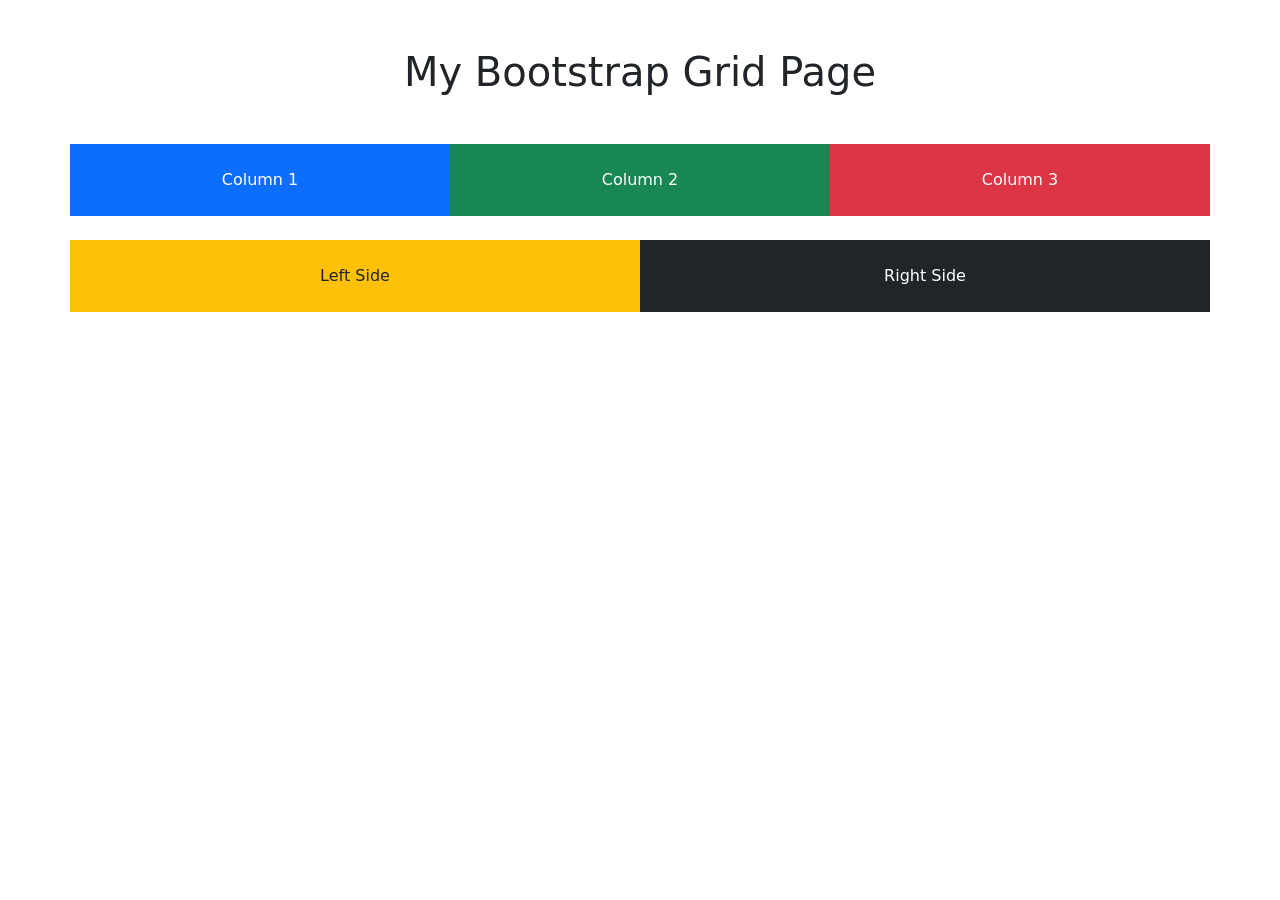
<file: bootstrap-assignment.html>
<!DOCTYPE html>
<html lang="en">
<head>
  <meta charset="UTF-8">
  <meta name="viewport" content="width=device-width, initial-scale=1.0">

  <title>Bootstrap Assignment</title>

  <!-- Bootstrap CSS -->
  <link
    href="https://cdn.jsdelivr.net/npm/bootstrap@5.3.3/dist/css/bootstrap.min.css"
    rel="stylesheet"
  >
</head>

<body>

  <div class="container mt-5">

    <h1 class="text-center mb-5">
      My Bootstrap Grid Page
    </h1>

    <!-- First Row -->
    <div class="row text-center">

      <div class="col-md-4 bg-primary text-white p-4">
        Column 1
      </div>

      <div class="col-md-4 bg-success text-white p-4">
        Column 2
      </div>

      <div class="col-md-4 bg-danger text-white p-4">
        Column 3
      </div>

    </div>

    <!-- Second Row -->
    <div class="row text-center mt-4">

      <div class="col-md-6 bg-warning p-4">
        Left Side
      </div>

      <div class="col-md-6 bg-dark text-white p-4">
        Right Side
      </div>

    </div>

  </div>

  <!-- Bootstrap JS -->
  <script src="https://cdn.jsdelivr.net/npm/bootstrap@5.3.3/dist/js/bootstrap.bundle.min.js"></script>

</body>
</html>
</file>
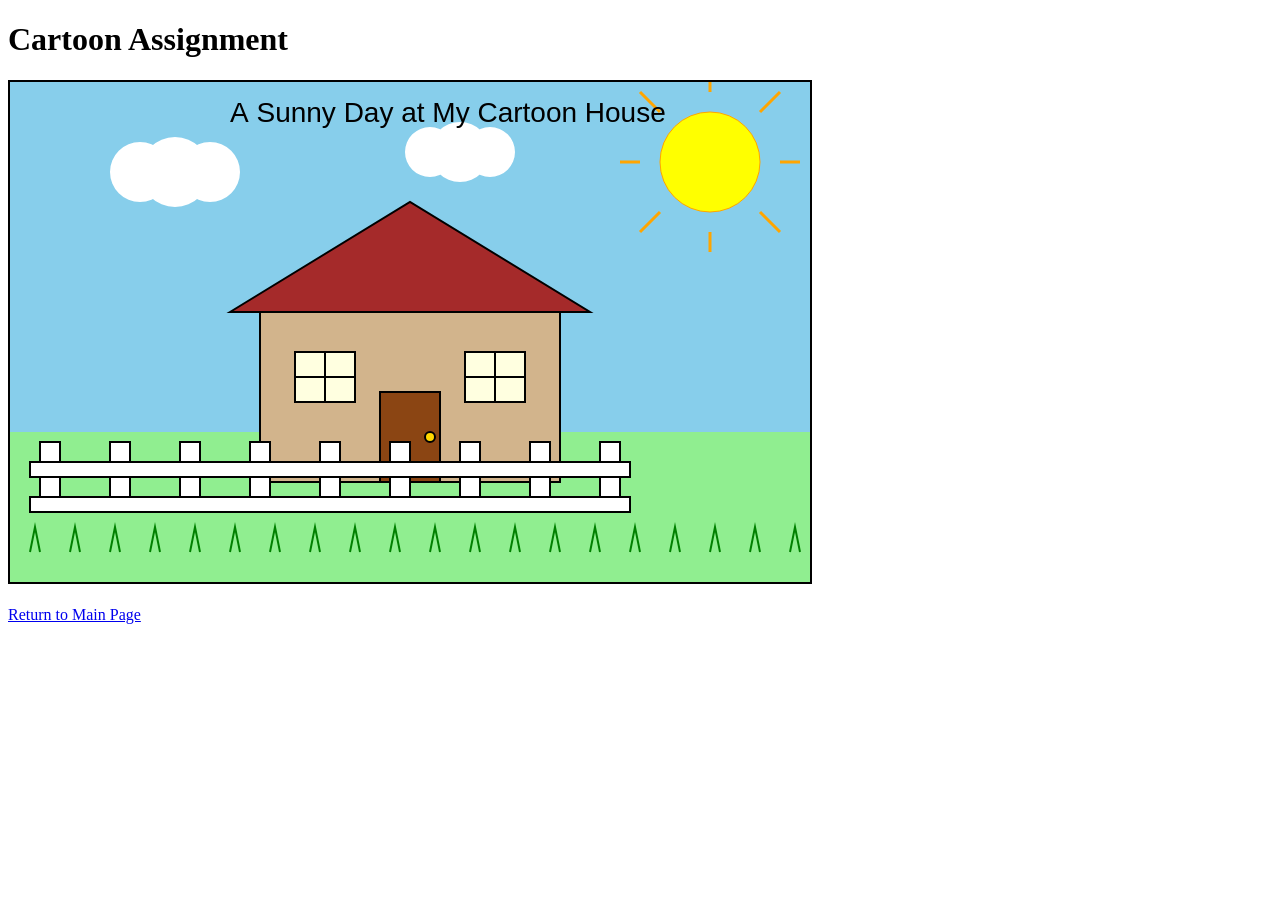
<file: cartoon-assignment.html>
<!DOCTYPE html>
<html lang="en">
<head>
    <meta charset="UTF-8">
    <meta name="viewport" content="width=device-width, initial-scale=1.0">
    <title>Cartoon Assignment</title>
</head>
<body>

    <h1>Cartoon Assignment</h1>

    <canvas id="myCanvas" width="800" height="500" style="border: 2px solid black;">
        Your browser does not support the HTML5 canvas.
    </canvas>

    <br><br>

    <a href="index.html">Return to Main Page</a>

    <script src="cartoon.js"></script>

</body>
</html>
</file>
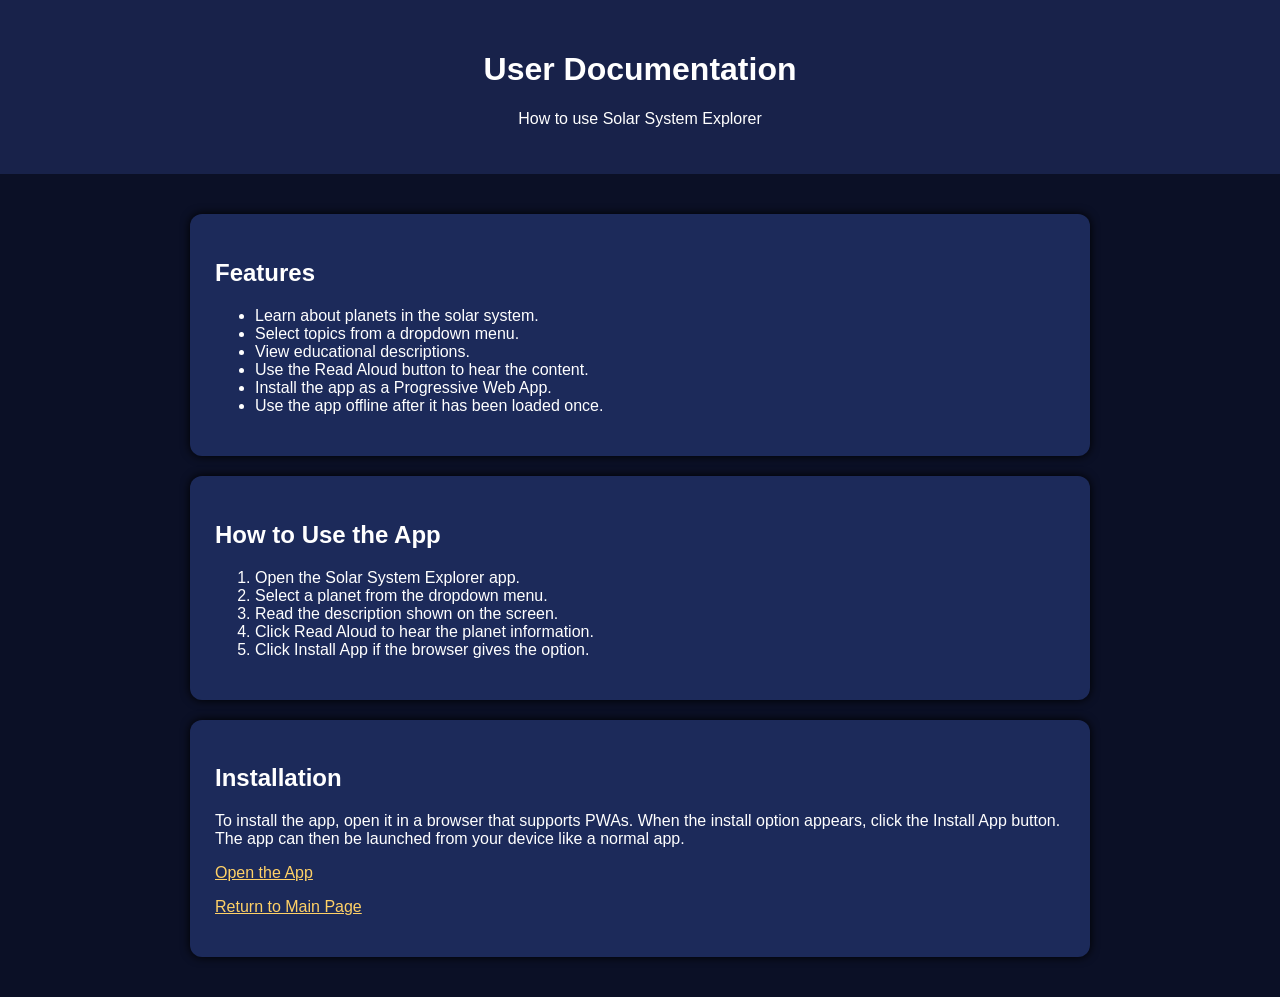
<file: documentation.html>
<!DOCTYPE html>
<html lang="en">
<head>
    <meta charset="UTF-8">
    <meta name="viewport" content="width=device-width, initial-scale=1.0">
    <title>User Documentation</title>
    <link rel="stylesheet" href="solar-style.css">
</head>
<body>

    <header>
        <h1>User Documentation</h1>
        <p>How to use Solar System Explorer</p>
    </header>

    <main>
        <section class="card">
            <h2>Features</h2>
            <ul>
                <li>Learn about planets in the solar system.</li>
                <li>Select topics from a dropdown menu.</li>
                <li>View educational descriptions.</li>
                <li>Use the Read Aloud button to hear the content.</li>
                <li>Install the app as a Progressive Web App.</li>
                <li>Use the app offline after it has been loaded once.</li>
            </ul>
        </section>

        <section class="card">
            <h2>How to Use the App</h2>
            <ol>
                <li>Open the Solar System Explorer app.</li>
                <li>Select a planet from the dropdown menu.</li>
                <li>Read the description shown on the screen.</li>
                <li>Click Read Aloud to hear the planet information.</li>
                <li>Click Install App if the browser gives the option.</li>
            </ol>
        </section>

        <section class="card">
            <h2>Installation</h2>
            <p>
                To install the app, open it in a browser that supports PWAs.
                When the install option appears, click the Install App button.
                The app can then be launched from your device like a normal app.
            </p>

            <p><a href="solar-system.html">Open the App</a></p>
            <p><a href="index.html">Return to Main Page</a></p>
        </section>
    </main>

</body>
</html>
</file>
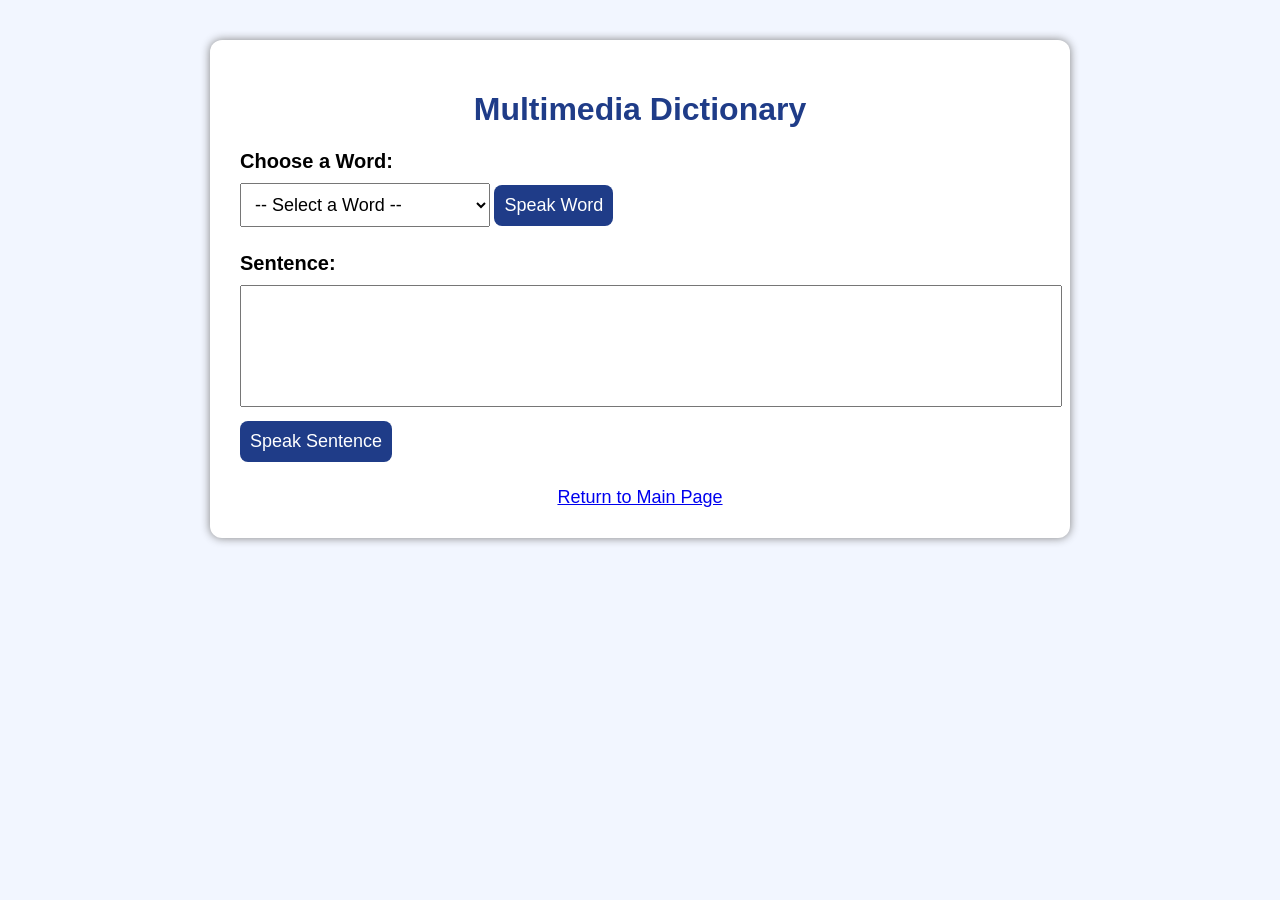
<file: multimedia-dictionary.html>
<!DOCTYPE html>
<html lang="en">
<head>
    <meta charset="UTF-8">
    <meta name="viewport" content="width=device-width, initial-scale=1.0">
    <title>Multimedia Dictionary</title>

    <style>
        body {
            font-family: Arial, sans-serif;
            background-color: #f2f6ff;
            margin: 40px;
        }

        h1 {
            text-align: center;
            color: #1f3c88;
        }

        .container {
            max-width: 800px;
            margin: auto;
            background-color: white;
            padding: 30px;
            border-radius: 12px;
            box-shadow: 0px 0px 10px gray;
        }

        .section {
            margin-bottom: 25px;
        }

        label {
            font-weight: bold;
            font-size: 20px;
        }

        select, textarea, button {
            font-size: 18px;
            padding: 10px;
            margin-top: 10px;
        }

        select {
            width: 250px;
        }

        textarea {
            width: 100%;
            height: 100px;
            resize: none;
        }

        button {
            background-color: #1f3c88;
            color: white;
            border: none;
            border-radius: 8px;
            cursor: pointer;
        }

        button:hover {
            background-color: #0f255c;
        }

        .back-link {
            display: block;
            margin-top: 25px;
            text-align: center;
            font-size: 18px;
        }
    </style>
</head>

<body>

    <div class="container">
        <h1>Multimedia Dictionary</h1>

        <div class="section">
            <label for="wordSelect">Choose a Word:</label>
            <br>

            <select id="wordSelect" onchange="showWord()">
                <option value="">-- Select a Word --</option>

                <option value="Apple" data-sentence="The red apple is on the table.">
                    Apple
                </option>

                <option value="Dog" data-sentence="The dog likes to run in the park.">
                    Dog
                </option>

                <option value="Sun" data-sentence="The sun shines brightly in the sky.">
                    Sun
                </option>

                <option value="Book" data-sentence="I read a book before bedtime.">
                    Book
                </option>

                <option value="Car" data-sentence="The blue car drives down the road.">
                    Car
                </option>
            </select>

            <button onclick="speakWord()">Speak Word</button>
        </div>

        <div class="section">
            <label for="sentenceDisplay">Sentence:</label>
            <br>

            <textarea id="sentenceDisplay" readonly></textarea>

            <br>

            <button onclick="speakSentence()">Speak Sentence</button>
        </div>

        <a class="back-link" href="index.html">Return to Main Page</a>
    </div>

    <script src="dictionary.js"></script>

</body>
</html>
</file>
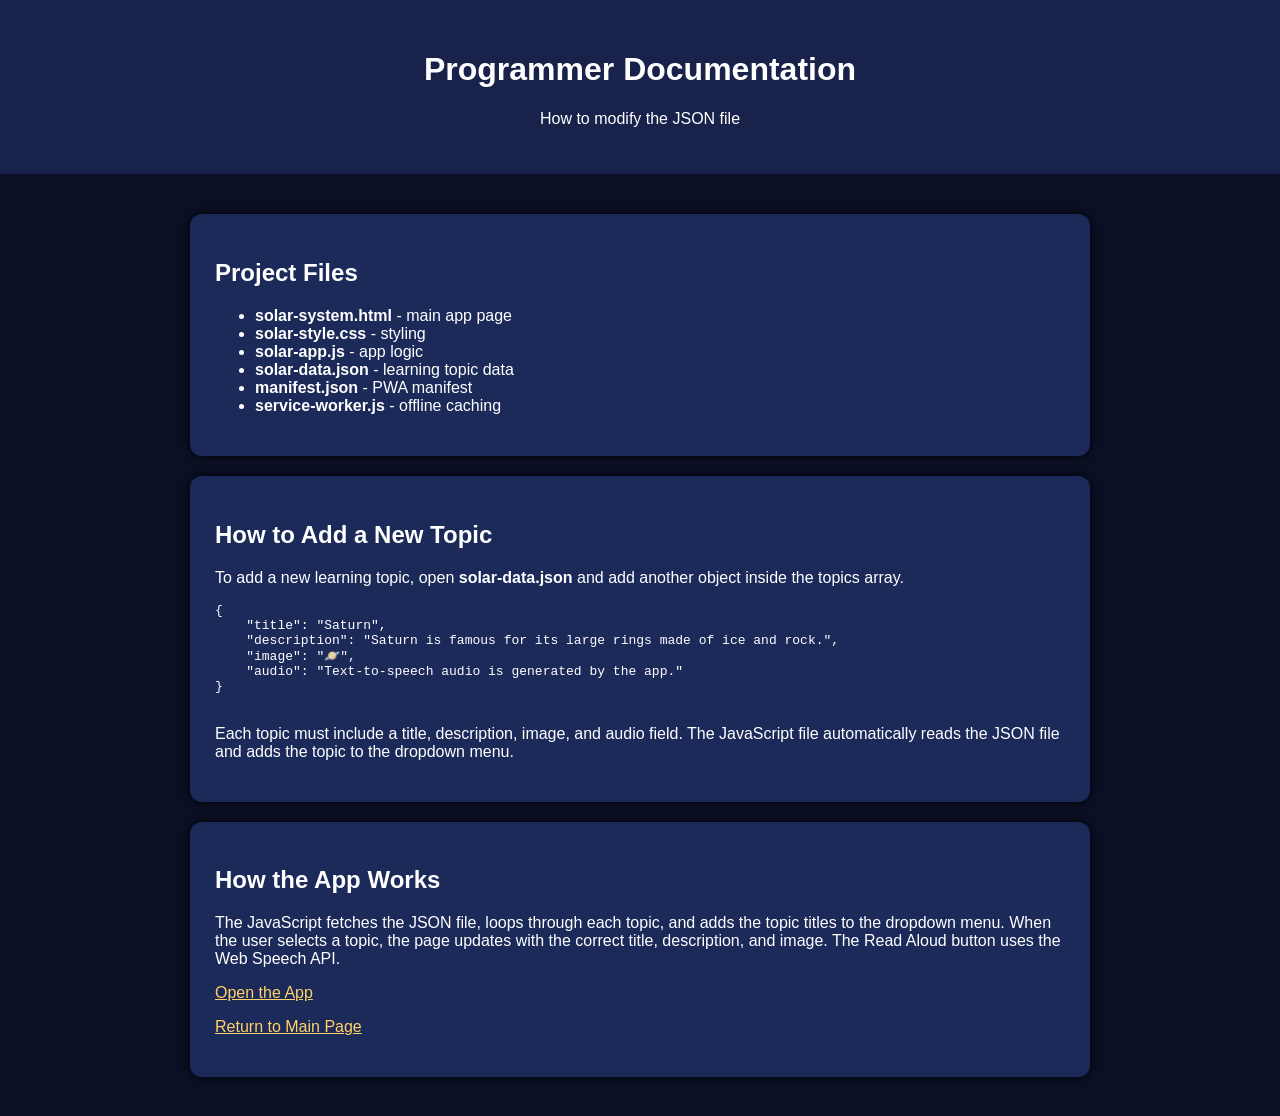
<file: programmer-documentation.html>
<!DOCTYPE html>
<html lang="en">
<head>
    <meta charset="UTF-8">
    <meta name="viewport" content="width=device-width, initial-scale=1.0">
    <title>Programmer Documentation</title>
    <link rel="stylesheet" href="solar-style.css">
</head>
<body>

    <header>
        <h1>Programmer Documentation</h1>
        <p>How to modify the JSON file</p>
    </header>

    <main>
        <section class="card">
            <h2>Project Files</h2>
            <ul>
                <li><strong>solar-system.html</strong> - main app page</li>
                <li><strong>solar-style.css</strong> - styling</li>
                <li><strong>solar-app.js</strong> - app logic</li>
                <li><strong>solar-data.json</strong> - learning topic data</li>
                <li><strong>manifest.json</strong> - PWA manifest</li>
                <li><strong>service-worker.js</strong> - offline caching</li>
            </ul>
        </section>

        <section class="card">
            <h2>How to Add a New Topic</h2>

            <p>
                To add a new learning topic, open <strong>solar-data.json</strong>
                and add another object inside the topics array.
            </p>

            <pre>
{
    "title": "Saturn",
    "description": "Saturn is famous for its large rings made of ice and rock.",
    "image": "🪐",
    "audio": "Text-to-speech audio is generated by the app."
}
            </pre>

            <p>
                Each topic must include a title, description, image, and audio field.
                The JavaScript file automatically reads the JSON file and adds the topic
                to the dropdown menu.
            </p>
        </section>

        <section class="card">
            <h2>How the App Works</h2>
            <p>
                The JavaScript fetches the JSON file, loops through each topic, and adds
                the topic titles to the dropdown menu. When the user selects a topic,
                the page updates with the correct title, description, and image.
                The Read Aloud button uses the Web Speech API.
            </p>

            <p><a href="solar-system.html">Open the App</a></p>
            <p><a href="index.html">Return to Main Page</a></p>
        </section>
    </main>

</body>
</html>
</file>
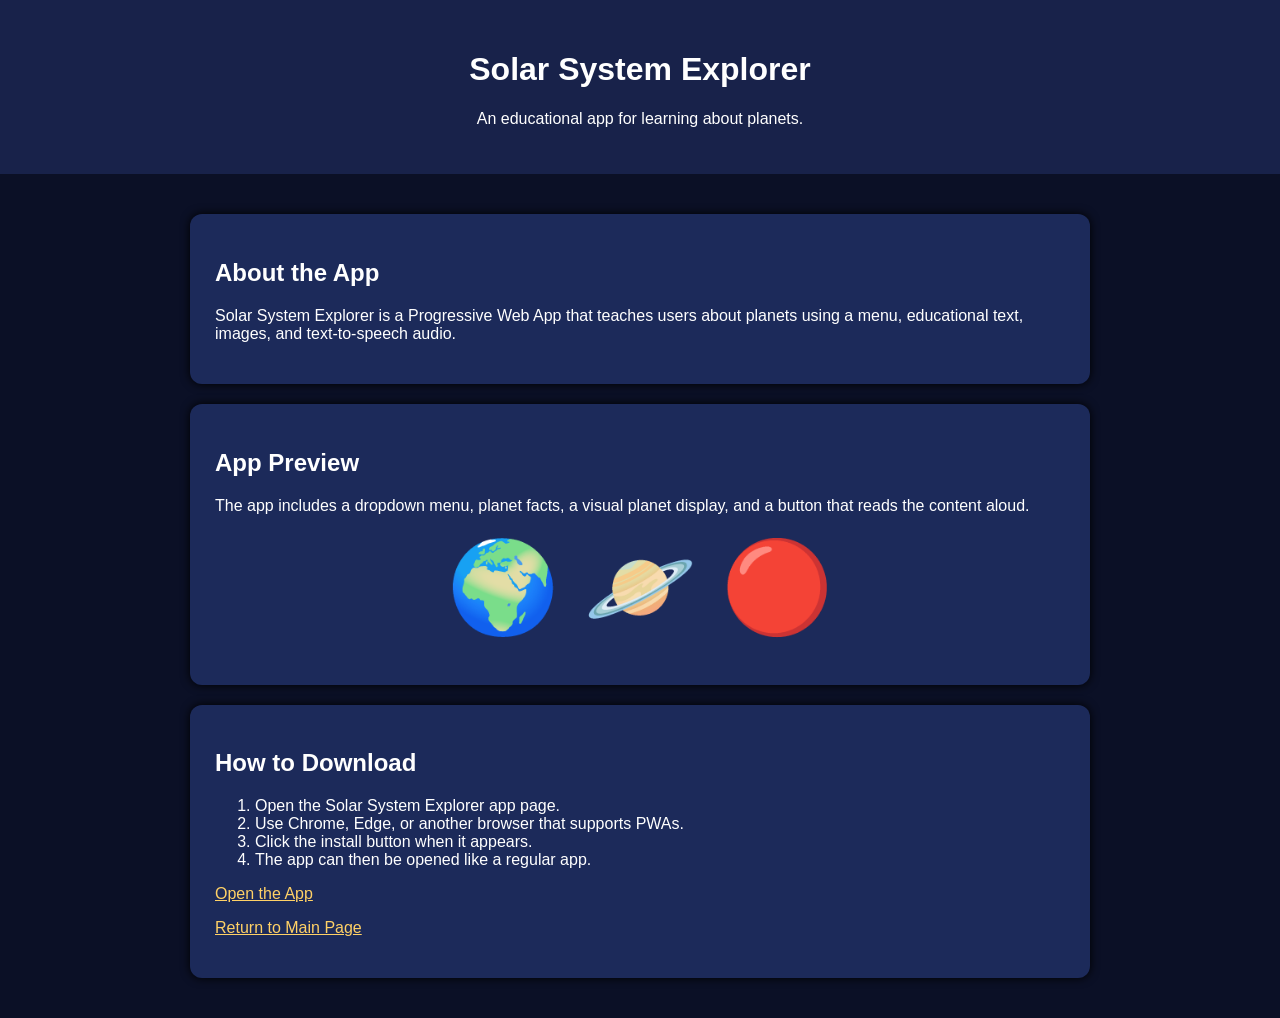
<file: promo-page.html>
<!DOCTYPE html>
<html lang="en">
<head>
    <meta charset="UTF-8">
    <meta name="viewport" content="width=device-width, initial-scale=1.0">
    <title>Solar System Explorer Promo</title>
    <link rel="stylesheet" href="solar-style.css">
</head>
<body>

    <header>
        <h1>Solar System Explorer</h1>
        <p>An educational app for learning about planets.</p>
    </header>

    <main>
        <section class="card">
            <h2>About the App</h2>
            <p>
                Solar System Explorer is a Progressive Web App that teaches users
                about planets using a menu, educational text, images, and text-to-speech audio.
            </p>
        </section>

        <section class="card">
            <h2>App Preview</h2>
            <p>
                The app includes a dropdown menu, planet facts, a visual planet display,
                and a button that reads the content aloud.
            </p>

            <div class="planet">🌍 🪐 🔴</div>
        </section>

        <section class="card">
            <h2>How to Download</h2>
            <ol>
                <li>Open the Solar System Explorer app page.</li>
                <li>Use Chrome, Edge, or another browser that supports PWAs.</li>
                <li>Click the install button when it appears.</li>
                <li>The app can then be opened like a regular app.</li>
            </ol>

            <p><a href="solar-system.html">Open the App</a></p>
            <p><a href="index.html">Return to Main Page</a></p>
        </section>
    </main>

</body>
</html>
</file>
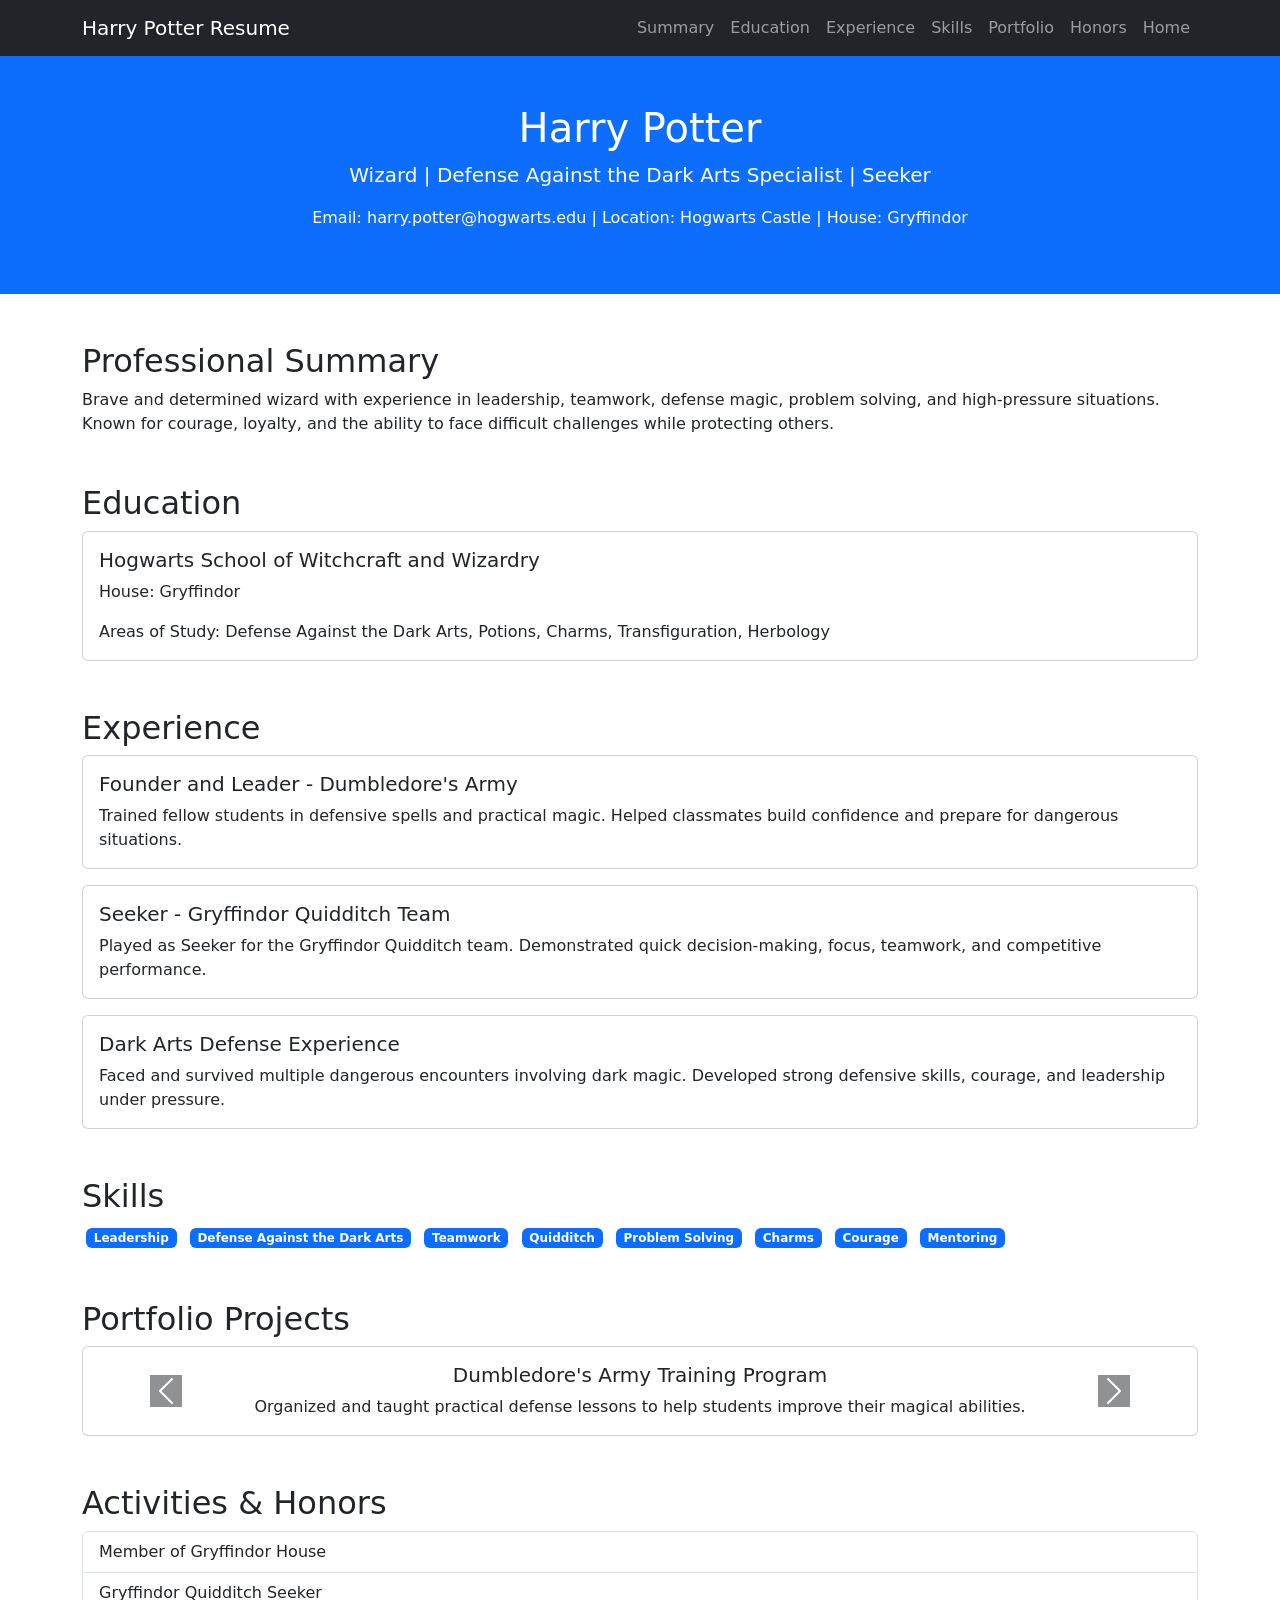
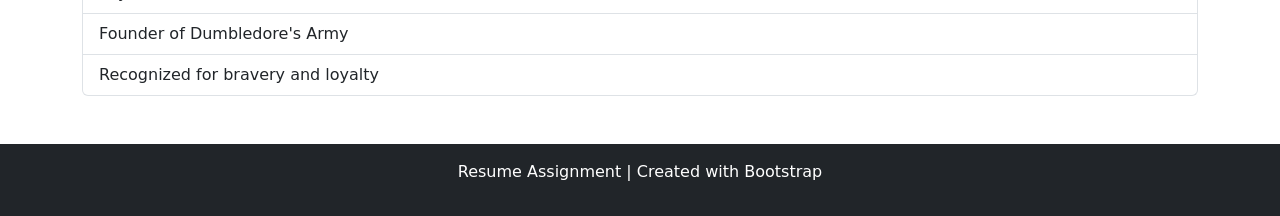
<file: resume-assignment.html>
<!DOCTYPE html>
<html lang="en">
<head>
    <meta charset="UTF-8">
    <meta name="viewport" content="width=device-width, initial-scale=1.0">
    <title>Resume Assignment</title>

    <!-- Bootstrap CSS -->
    <link href="https://cdn.jsdelivr.net/npm/bootstrap@5.3.3/dist/css/bootstrap.min.css" rel="stylesheet">
</head>

<!DOCTYPE html>
<html lang="en">
<head>
    <meta charset="UTF-8">
    <meta name="viewport" content="width=device-width, initial-scale=1.0">
    <title>Resume Assignment - Harry Potter</title>

    <!-- Bootstrap CSS -->
    <link href="https://cdn.jsdelivr.net/npm/bootstrap@5.3.3/dist/css/bootstrap.min.css" rel="stylesheet">
</head>

<body>

    <!-- Navbar -->
    <nav class="navbar navbar-expand-lg navbar-dark bg-dark sticky-top">
        <div class="container">
            <a class="navbar-brand" href="#">Harry Potter Resume</a>

            <button class="navbar-toggler" type="button" data-bs-toggle="collapse" data-bs-target="#navbarNav">
                <span class="navbar-toggler-icon"></span>
            </button>

            <div class="collapse navbar-collapse" id="navbarNav">
                <ul class="navbar-nav ms-auto">
                    <li class="nav-item"><a class="nav-link" href="#summary">Summary</a></li>
                    <li class="nav-item"><a class="nav-link" href="#education">Education</a></li>
                    <li class="nav-item"><a class="nav-link" href="#experience">Experience</a></li>
                    <li class="nav-item"><a class="nav-link" href="#skills">Skills</a></li>
                    <li class="nav-item"><a class="nav-link" href="#portfolio">Portfolio</a></li>
                    <li class="nav-item"><a class="nav-link" href="#honors">Honors</a></li>
                    <li class="nav-item"><a class="nav-link" href="index.html">Home</a></li>
                </ul>
            </div>
        </div>
    </nav>

    <!-- Header -->
    <header class="bg-primary text-white text-center p-5">
        <div class="container">
            <h1>Harry Potter</h1>
            <p class="lead">Wizard | Defense Against the Dark Arts Specialist | Seeker</p>
            <p>Email: harry.potter@hogwarts.edu | Location: Hogwarts Castle | House: Gryffindor</p>
        </div>
    </header>

    <!-- Summary -->
    <section id="summary" class="container my-5">
        <h2>Professional Summary</h2>
        <p>
            Brave and determined wizard with experience in leadership, teamwork, defense magic,
            problem solving, and high-pressure situations. Known for courage, loyalty, and the ability
            to face difficult challenges while protecting others.
        </p>
    </section>

    <!-- Education -->
    <section id="education" class="container my-5">
        <h2>Education</h2>

        <div class="card">
            <div class="card-body">
                <h5 class="card-title">Hogwarts School of Witchcraft and Wizardry</h5>
                <p class="card-text">House: Gryffindor</p>
                <p class="card-text">Areas of Study: Defense Against the Dark Arts, Potions, Charms, Transfiguration, Herbology</p>
            </div>
        </div>
    </section>

    <!-- Experience -->
    <section id="experience" class="container my-5">
        <h2>Experience</h2>

        <div class="card mb-3">
            <div class="card-body">
                <h5 class="card-title">Founder and Leader - Dumbledore's Army</h5>
                <p class="card-text">
                    Trained fellow students in defensive spells and practical magic. Helped classmates
                    build confidence and prepare for dangerous situations.
                </p>
            </div>
        </div>

        <div class="card mb-3">
            <div class="card-body">
                <h5 class="card-title">Seeker - Gryffindor Quidditch Team</h5>
                <p class="card-text">
                    Played as Seeker for the Gryffindor Quidditch team. Demonstrated quick decision-making,
                    focus, teamwork, and competitive performance.
                </p>
            </div>
        </div>

        <div class="card mb-3">
            <div class="card-body">
                <h5 class="card-title">Dark Arts Defense Experience</h5>
                <p class="card-text">
                    Faced and survived multiple dangerous encounters involving dark magic. Developed strong
                    defensive skills, courage, and leadership under pressure.
                </p>
            </div>
        </div>
    </section>

    <!-- Skills -->
    <section id="skills" class="container my-5">
        <h2>Skills</h2>

        <span class="badge bg-primary m-1">Leadership</span>
        <span class="badge bg-primary m-1">Defense Against the Dark Arts</span>
        <span class="badge bg-primary m-1">Teamwork</span>
        <span class="badge bg-primary m-1">Quidditch</span>
        <span class="badge bg-primary m-1">Problem Solving</span>
        <span class="badge bg-primary m-1">Charms</span>
        <span class="badge bg-primary m-1">Courage</span>
        <span class="badge bg-primary m-1">Mentoring</span>
    </section>

    <!-- Portfolio -->
    <section id="portfolio" class="container my-5">
        <h2>Portfolio Projects</h2>

        <div id="projectCarousel" class="carousel slide" data-bs-ride="carousel">
            <div class="carousel-inner">

                <div class="carousel-item active">
                    <div class="card text-center">
                        <div class="card-body">
                            <h5 class="card-title">Dumbledore's Army Training Program</h5>
                            <p class="card-text">
                                Organized and taught practical defense lessons to help students improve their magical abilities.
                            </p>
                        </div>
                    </div>
                </div>

                <div class="carousel-item">
                    <div class="card text-center">
                        <div class="card-body">
                            <h5 class="card-title">Triwizard Tournament Participation</h5>
                            <p class="card-text">
                                Competed in a dangerous magical tournament requiring bravery, strategy, and quick thinking.
                            </p>
                        </div>
                    </div>
                </div>

                <div class="carousel-item">
                    <div class="card text-center">
                        <div class="card-body">
                            <h5 class="card-title">Gryffindor Quidditch Success</h5>
                            <p class="card-text">
                                Helped represent Gryffindor as Seeker using focus, speed, and teamwork.
                            </p>
                        </div>
                    </div>
                </div>

            </div>

            <button class="carousel-control-prev" type="button" data-bs-target="#projectCarousel" data-bs-slide="prev">
                <span class="carousel-control-prev-icon bg-dark"></span>
            </button>

            <button class="carousel-control-next" type="button" data-bs-target="#projectCarousel" data-bs-slide="next">
                <span class="carousel-control-next-icon bg-dark"></span>
            </button>
        </div>
    </section>

    <!-- Honors -->
    <section id="honors" class="container my-5">
        <h2>Activities & Honors</h2>

        <ul class="list-group">
            <li class="list-group-item">Member of Gryffindor House</li>
            <li class="list-group-item">Gryffindor Quidditch Seeker</li>
            <li class="list-group-item">Founder of Dumbledore's Army</li>
            <li class="list-group-item">Recognized for bravery and loyalty</li>
        </ul>
    </section>

    <!-- Footer -->
    <footer class="bg-dark text-white text-center p-3">
        <p>Resume Assignment | Created with Bootstrap</p>
    </footer>

    <!-- Bootstrap JavaScript -->
    <script src="https://cdn.jsdelivr.net/npm/bootstrap@5.3.3/dist/js/bootstrap.bundle.min.js"></script>

</body>
</html>
</file>
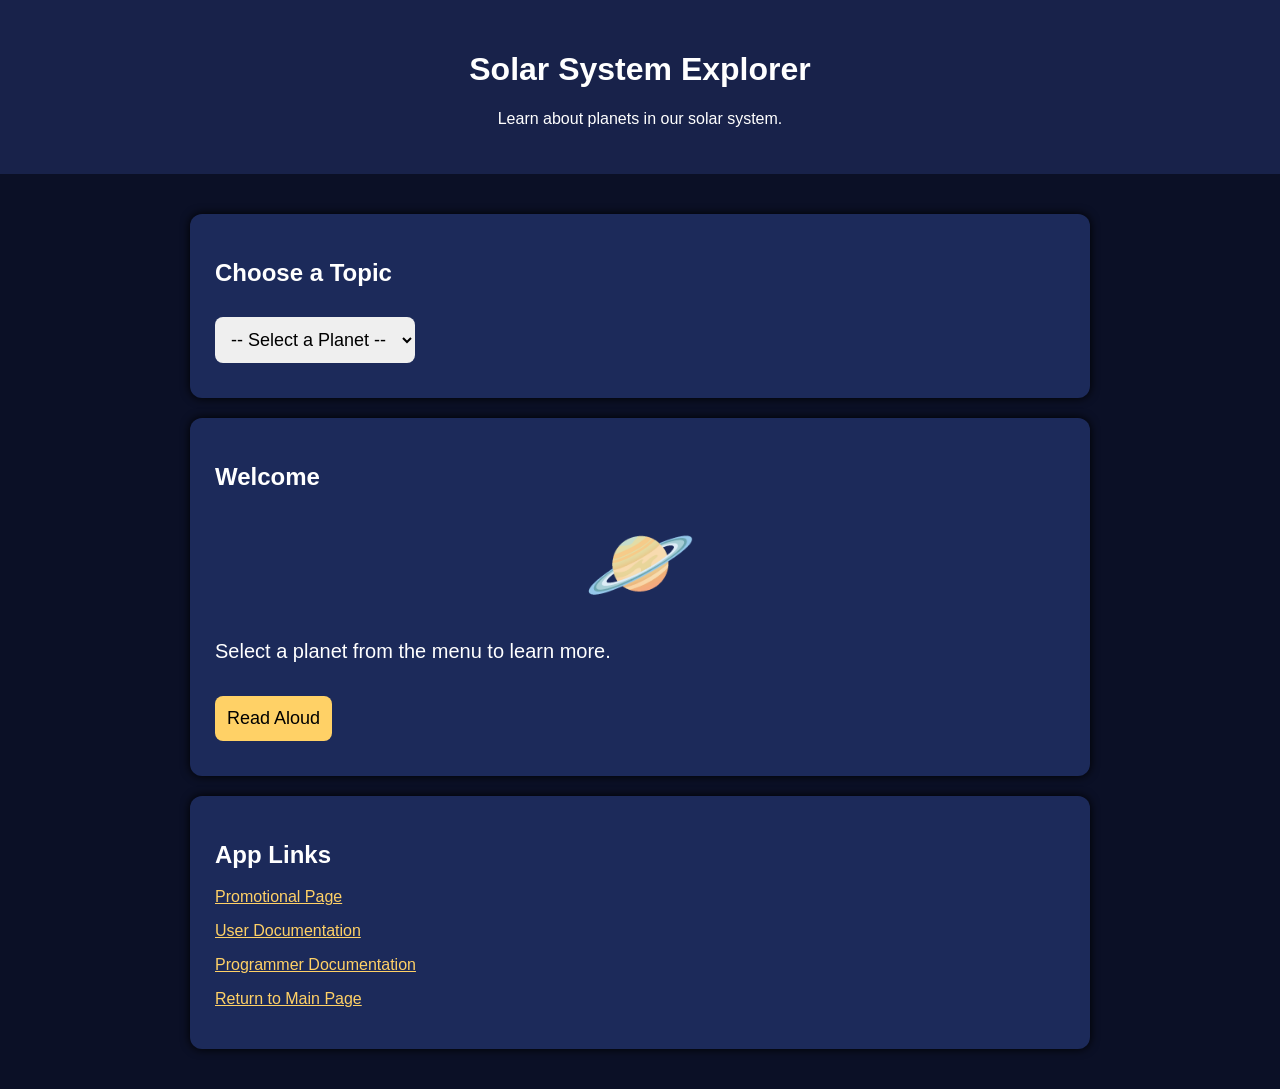
<file: solar-system.html>
<!DOCTYPE html>
<html lang="en">
<head>
    <meta charset="UTF-8">
    <meta name="viewport" content="width=device-width, initial-scale=1.0">
    <title>Solar System Explorer</title>

    <link rel="stylesheet" href="solar-style.css">
    <link rel="manifest" href="manifest.json">
    <link rel="icon" href="app-icon.svg">
</head>
<body>

    <header>
        <h1>Solar System Explorer</h1>
        <p>Learn about planets in our solar system.</p>
    </header>

    <main>
        <section class="card">
            <h2>Choose a Topic</h2>

            <select id="topicMenu">
                <option value="">-- Select a Planet --</option>
            </select>

            <button id="installButton" hidden>Install App</button>
        </section>

        <section class="card" id="contentCard">
            <h2 id="topicTitle">Welcome</h2>
            <div id="planetImage" class="planet">🪐</div>
            <p id="topicDescription">
                Select a planet from the menu to learn more.
            </p>

            <button id="speakButton">Read Aloud</button>
        </section>

        <section class="card">
            <h2>App Links</h2>
            <p><a href="promo-page.html">Promotional Page</a></p>
            <p><a href="documentation.html">User Documentation</a></p>
            <p><a href="programmer-documentation.html">Programmer Documentation</a></p>
            <p><a href="index.html">Return to Main Page</a></p>
        </section>
    </main>

    <script src="solar-app.js"></script>

</body>
</html>
</file>
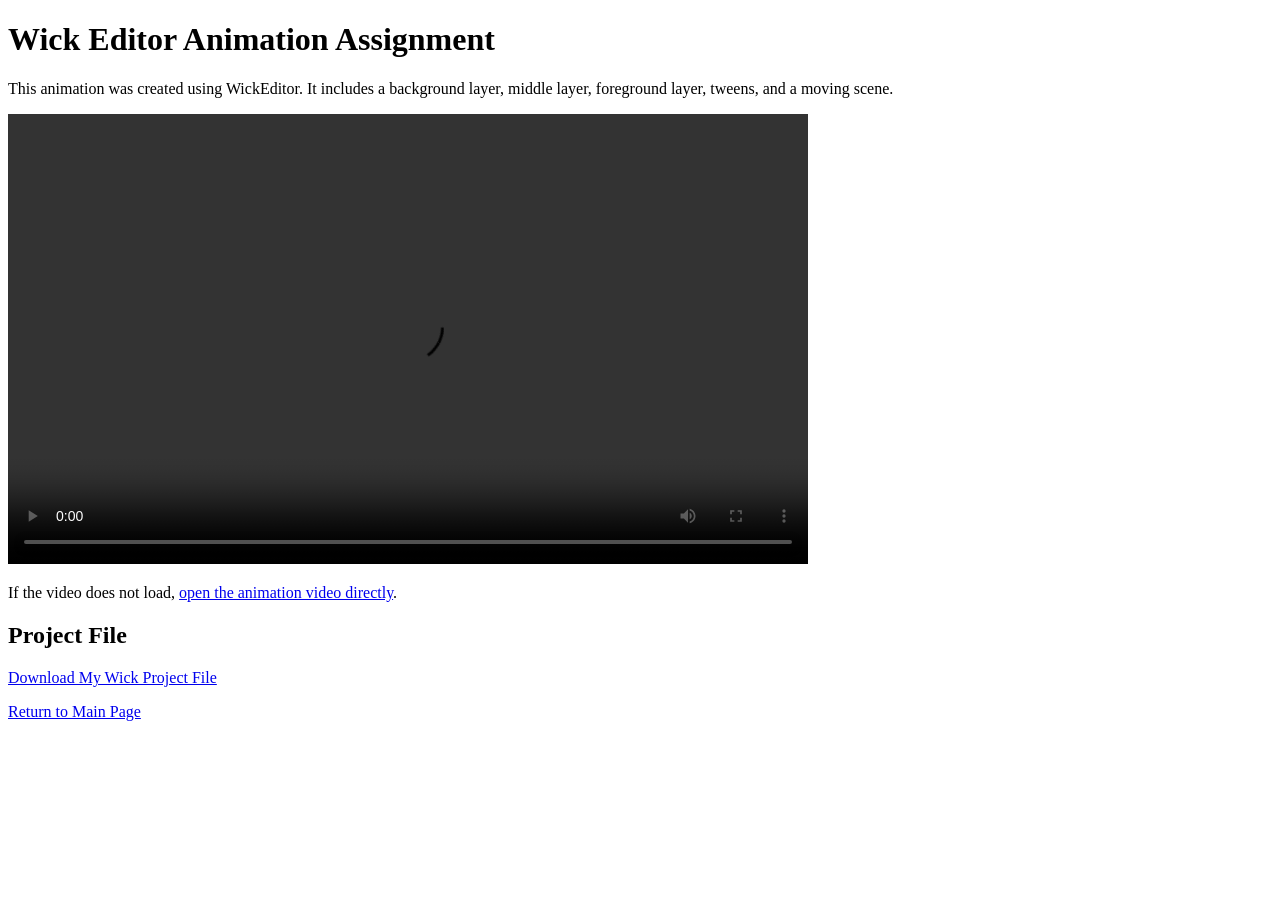
<file: wick-animation.html>
<!DOCTYPE html>
<html lang="en">
<head>
    <meta charset="UTF-8">
    <meta name="viewport" content="width=device-width, initial-scale=1.0">
    <title>Wick Editor Animation</title>
</head>
<body>

    <h1>Wick Editor Animation Assignment</h1>

    <p>
        This animation was created using WickEditor. It includes a background layer,
        middle layer, foreground layer, tweens, and a moving scene.
    </p>

    <video width="800" height="450" controls loop>
        <source src="wick-animation.mp4" type="video/mp4">
        Your browser does not support the video tag.
    </video>

    <p>
        If the video does not load,
        <a href="wick-animation.mp4">open the animation video directly</a>.
    </p>

    <h2>Project File</h2>

    <p>
        <a href="wick-scene.wick" download>
            Download My Wick Project File
        </a>
    </p>

    <p>
        <a href="index.html">Return to Main Page</a>
    </p>

</body>
</html>
</file>
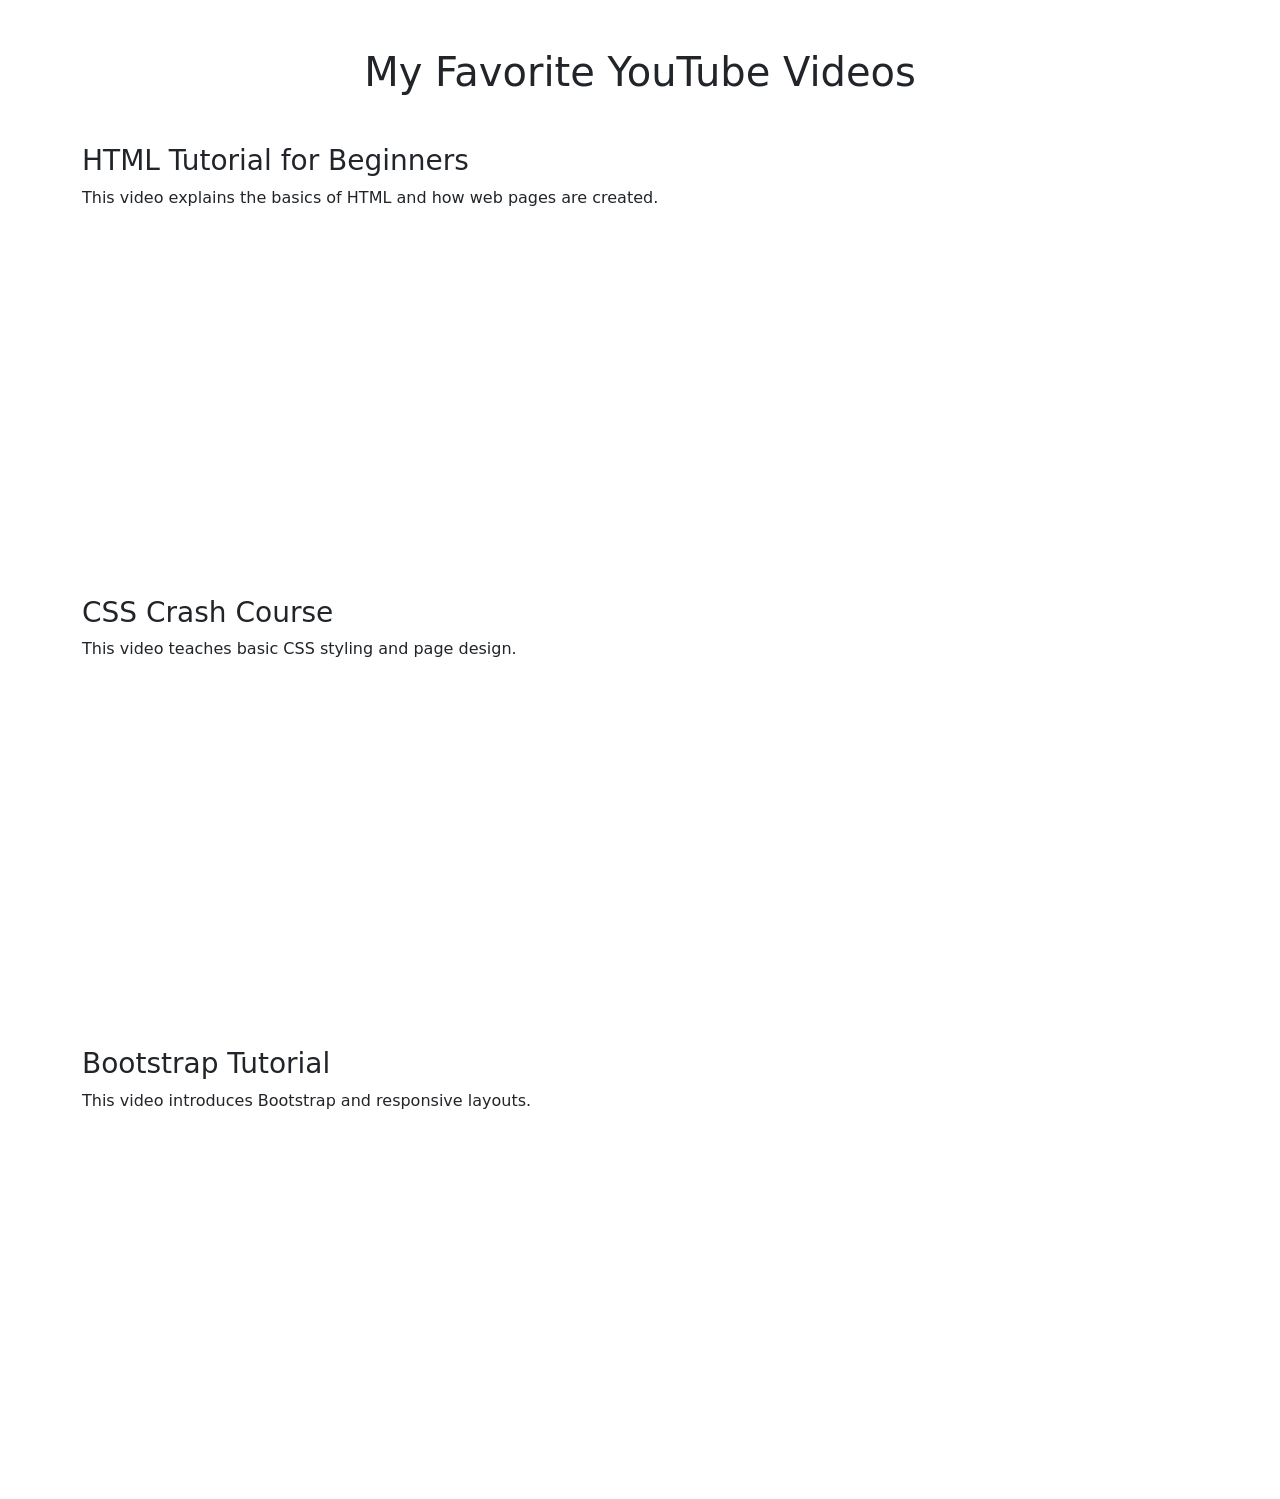
<file: youtube-videos.html>
<!DOCTYPE html>
<html lang="en">
<head>
  <meta charset="UTF-8">
  <meta name="viewport" content="width=device-width, initial-scale=1.0">

  <title>YouTube Video Assignment</title>

  <link
    href="https://cdn.jsdelivr.net/npm/bootstrap@5.3.3/dist/css/bootstrap.min.css"
    rel="stylesheet"
  >
</head>

<body>

  <div class="container mt-5">

    <h1 class="text-center mb-5">
      My Favorite YouTube Videos
    </h1>

    <!-- Video 1 -->
    <div class="mb-5">

      <h3>HTML Tutorial for Beginners</h3>

      <p>
        This video explains the basics of HTML and how web pages are created.
      </p>

      <iframe width="560" height="315" src="https://www.youtube.com/embed/salY_Sm6mv4?si=jeKQG7jQZ-KDLvBT" title="YouTube video player" frameborder="0" allow="accelerometer; autoplay; clipboard-write; encrypted-media; gyroscope; picture-in-picture; web-share" referrerpolicy="strict-origin-when-cross-origin" allowfullscreen></iframe>

    </div>

    <!-- Video 2 -->
    <div class="mb-5">

      <h3>CSS Crash Course</h3>

      <p>
        This video teaches basic CSS styling and page design.
      </p>

      <iframe width="560" height="315" src="https://www.youtube.com/embed/Z4pCqK-V_Wo?si=Rh5Y8EAQeHzhZ4fB" title="YouTube video player" frameborder="0" allow="accelerometer; autoplay; clipboard-write; encrypted-media; gyroscope; picture-in-picture; web-share" referrerpolicy="strict-origin-when-cross-origin" allowfullscreen></iframe>

    </div>

    <!-- Video 3 -->
    <div class="mb-5">

      <h3>Bootstrap Tutorial</h3>

      <p>
        This video introduces Bootstrap and responsive layouts.
      </p>

      <iframe width="560" height="315" src="https://www.youtube.com/embed/yalxT0PEx8c?si=uZfILTBZA7tLhgSj" title="YouTube video player" frameborder="0" allow="accelerometer; autoplay; clipboard-write; encrypted-media; gyroscope; picture-in-picture; web-share" referrerpolicy="strict-origin-when-cross-origin" allowfullscreen></iframe>

    </div>

  </div>

</body>
</html>
</file>
<file: solar-style.css>
body {
    margin: 0;
    font-family: Arial, sans-serif;
    background: #0b1026;
    color: white;
}

header {
    text-align: center;
    padding: 30px;
    background: #18224a;
}

main {
    max-width: 900px;
    margin: auto;
    padding: 20px;
}

.card {
    background: #1c2a5a;
    padding: 25px;
    margin: 20px 0;
    border-radius: 12px;
    box-shadow: 0 0 10px #000;
}

select, button {
    padding: 12px;
    font-size: 18px;
    margin: 10px 5px 10px 0;
    border-radius: 8px;
    border: none;
}

button {
    background: #ffd166;
    color: black;
    cursor: pointer;
}

button:hover {
    background: #ffb703;
}

a {
    color: #ffd166;
}

.planet {
    font-size: 90px;
    text-align: center;
    margin: 20px;
}

#topicDescription {
    font-size: 20px;
    line-height: 1.5;
}
</file>
